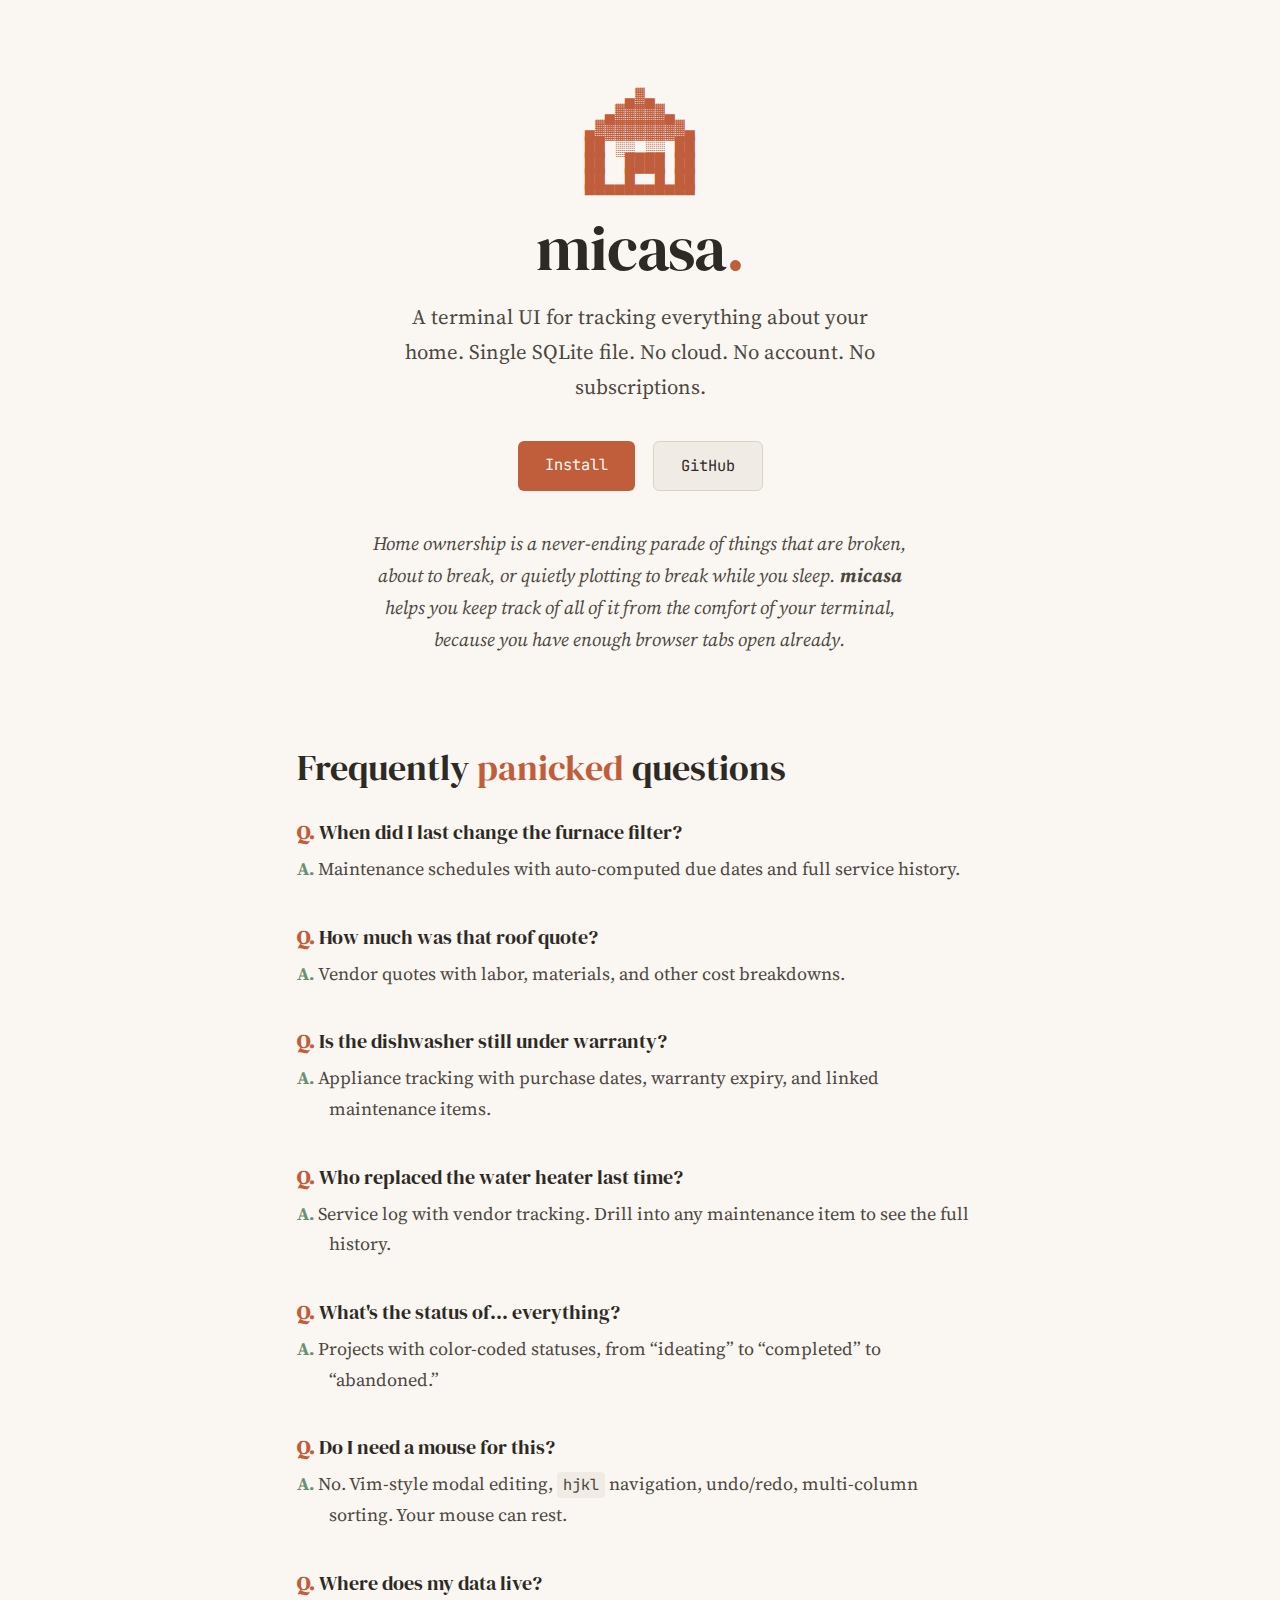
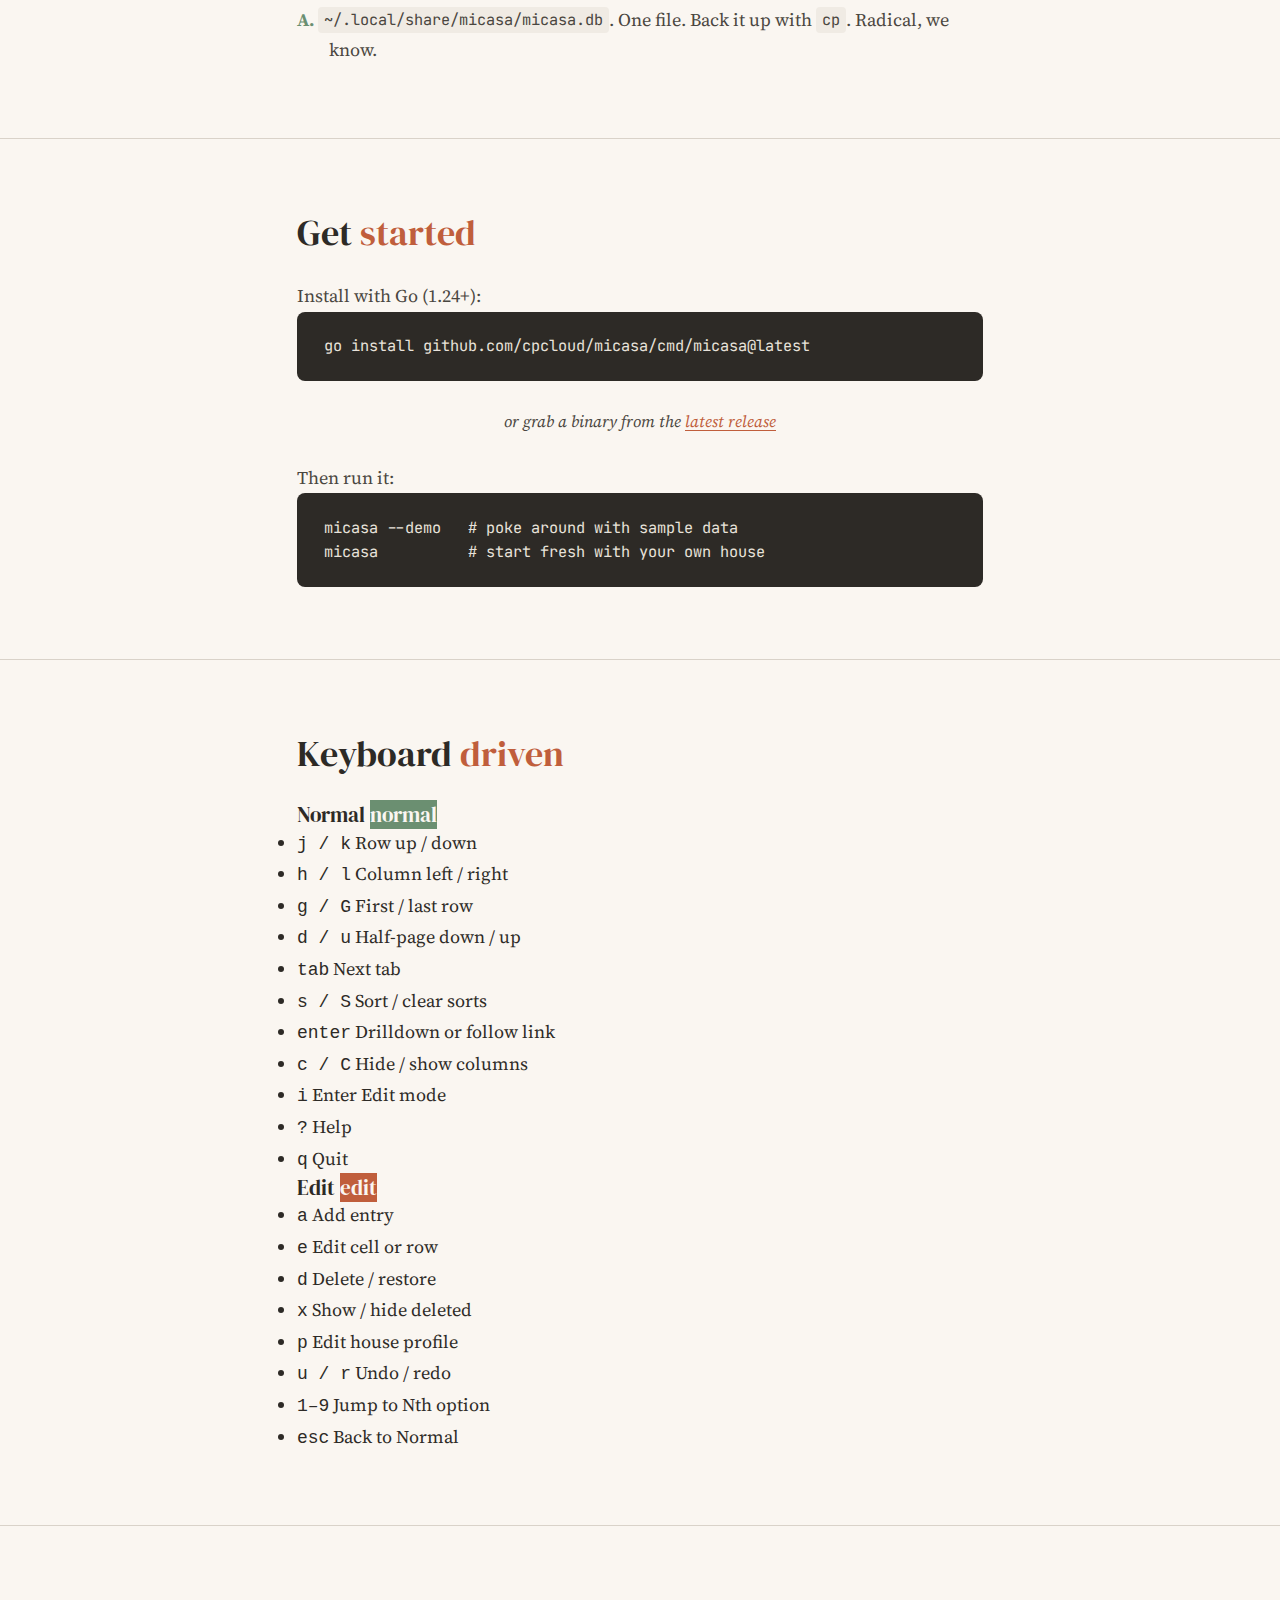
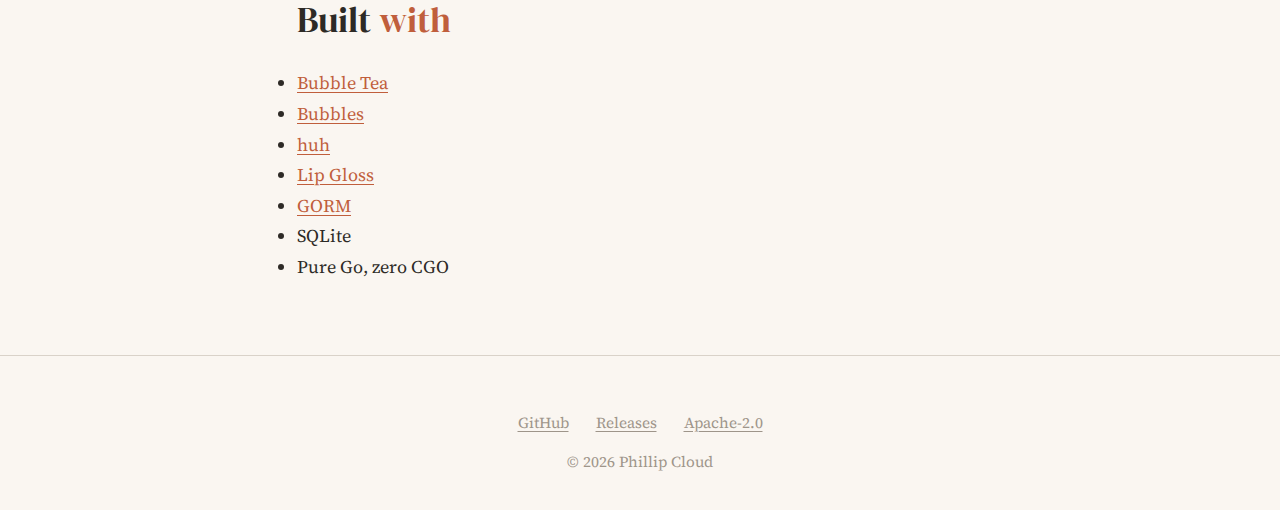
<file: website/index.html>
<!DOCTYPE html>
<!-- Copyright 2026 Phillip Cloud -->
<!-- Licensed under the Apache License, Version 2.0 -->
<html lang="en">
<head>
  <meta charset="utf-8">
  <meta name="viewport" content="width=device-width, initial-scale=1">
  <title>micasa &mdash; your house, in a terminal</title>
  <meta name="description" content="A terminal UI for tracking everything about your home. Single SQLite file. No cloud. No account. No subscriptions. Just your house.">
  <link rel="preconnect" href="https://fonts.googleapis.com">
  <link rel="preconnect" href="https://fonts.gstatic.com" crossorigin>
  <link href="https://fonts.googleapis.com/css2?family=DM+Serif+Display&family=JetBrains+Mono:wght@400;700&family=Source+Serif+4:ital,wght@0,400;0,600;1,400&display=swap" rel="stylesheet">
  <link rel="stylesheet" href="style.css">
</head>
<body>

<!-- ─── Hero ─── -->
<header class="hero">
  <div class="container">
    <div class="hero-house" aria-hidden="true">
      &#x2584;&#x2593;&#x2584;<br>
      &#x2584;&#x2593;&#x2593;&#x2593;&#x2593;&#x2593;&#x2584;<br>
      &#x2584;&#x2593;&#x2593;&#x2593;&#x2593;&#x2593;&#x2593;&#x2593;&#x2593;&#x2593;&#x2584;<br>
      &#x2588;&#x2588; &#x2591;&#x2591; &#x2591;&#x2591; &#x2588;&#x2588;<br>
      &#x2588;&#x2588; &nbsp;&#x2588;&#x2588;&#x2588;&#x2588; &#x2588;&#x2588;<br>
      &#x2588;&#x2588; &nbsp;&#x2588;&nbsp;&nbsp;&#x2588; &#x2588;&#x2588;<br>
      &#x2580;&#x2580;&#x2580;&#x2580;&#x2580;&#x2580;&#x2580;&#x2580;&#x2580;&#x2580;&#x2580;
    </div>
    <h1>micasa<span class="dot">.</span></h1>
    <p class="tagline">
      A terminal UI for tracking everything about your home.
      Single SQLite file. No cloud. No account. No subscriptions.
    </p>
    <div class="hero-cta">
      <a href="#install" class="btn-primary">Install</a>
      <a href="https://github.com/cpcloud/micasa" class="btn-secondary">GitHub</a>
    </div>
  </div>
</header>

<!-- ─── Pitch ─── -->
<div class="container">
  <p class="pitch">
    Home ownership is a never-ending parade of things that are broken, about to
    break, or quietly plotting to break while you sleep. <strong>micasa</strong>
    helps you keep track of all of it from the comfort of your terminal, because
    you have enough browser tabs open already.
  </p>
</div>

<!-- ─── Features ─── -->
<section id="features">
  <div class="container">
    <h2>Frequently <span class="accent">panicked</span> questions</h2>
    <div class="features-grid">

      <div class="feature">
        <p class="feature-q">When did I last change the furnace filter?</p>
        <p class="feature-a">Maintenance schedules with auto-computed due dates and full service history.</p>
      </div>

      <div class="feature">
        <p class="feature-q">How much was that roof quote?</p>
        <p class="feature-a">Vendor quotes with labor, materials, and other cost breakdowns.</p>
      </div>

      <div class="feature">
        <p class="feature-q">Is the dishwasher still under warranty?</p>
        <p class="feature-a">Appliance tracking with purchase dates, warranty expiry, and linked maintenance items.</p>
      </div>

      <div class="feature">
        <p class="feature-q">Who replaced the water heater last time?</p>
        <p class="feature-a">Service log with vendor tracking. Drill into any maintenance item to see the full history.</p>
      </div>

      <div class="feature">
        <p class="feature-q">What's the status of&hellip; everything?</p>
        <p class="feature-a">Projects with color-coded statuses, from &ldquo;ideating&rdquo; to &ldquo;completed&rdquo; to &ldquo;abandoned.&rdquo;</p>
      </div>

      <div class="feature">
        <p class="feature-q">Do I need a mouse for this?</p>
        <p class="feature-a">No. Vim-style modal editing, <code>hjkl</code> navigation, undo/redo, multi-column sorting. Your mouse can rest.</p>
      </div>

      <div class="feature">
        <p class="feature-q">Where does my data live?</p>
        <p class="feature-a"><code>~/.local/share/micasa/micasa.db</code>. One file. Back it up with <code>cp</code>. Radical, we know.</p>
      </div>

    </div>
  </div>
</section>

<!-- ─── Install ─── -->
<section id="install">
  <div class="container">
    <h2>Get <span class="accent">started</span></h2>
    <div class="install-steps">
      <div>
        <p>Install with Go (1.24+):</p>
        <pre><code>go install github.com/cpcloud/micasa/cmd/micasa@latest</code></pre>
      </div>
      <p class="install-or">or grab a binary from the <a href="https://github.com/cpcloud/micasa/releases/latest">latest release</a></p>
      <div>
        <p>Then run it:</p>
        <pre><code>micasa --demo   # poke around with sample data
micasa          # start fresh with your own house</code></pre>
      </div>
    </div>
  </div>
</section>

<!-- ─── Keybindings ─── -->
<section id="keys">
  <div class="container">
    <h2>Keyboard <span class="accent">driven</span></h2>
    <div class="keys-modes">

      <div>
        <h3>Normal <span class="mode-badge mode-normal">normal</span></h3>
        <ul class="key-list">
          <li><kbd>j / k</kbd> <span class="desc">Row up / down</span></li>
          <li><kbd>h / l</kbd> <span class="desc">Column left / right</span></li>
          <li><kbd>g / G</kbd> <span class="desc">First / last row</span></li>
          <li><kbd>d / u</kbd> <span class="desc">Half-page down / up</span></li>
          <li><kbd>tab</kbd> <span class="desc">Next tab</span></li>
          <li><kbd>s / S</kbd> <span class="desc">Sort / clear sorts</span></li>
          <li><kbd>enter</kbd> <span class="desc">Drilldown or follow link</span></li>
          <li><kbd>c / C</kbd> <span class="desc">Hide / show columns</span></li>
          <li><kbd>i</kbd> <span class="desc">Enter Edit mode</span></li>
          <li><kbd>?</kbd> <span class="desc">Help</span></li>
          <li><kbd>q</kbd> <span class="desc">Quit</span></li>
        </ul>
      </div>

      <div>
        <h3>Edit <span class="mode-badge mode-edit">edit</span></h3>
        <ul class="key-list">
          <li><kbd>a</kbd> <span class="desc">Add entry</span></li>
          <li><kbd>e</kbd> <span class="desc">Edit cell or row</span></li>
          <li><kbd>d</kbd> <span class="desc">Delete / restore</span></li>
          <li><kbd>x</kbd> <span class="desc">Show / hide deleted</span></li>
          <li><kbd>p</kbd> <span class="desc">Edit house profile</span></li>
          <li><kbd>u / r</kbd> <span class="desc">Undo / redo</span></li>
          <li><kbd>1&ndash;9</kbd> <span class="desc">Jump to Nth option</span></li>
          <li><kbd>esc</kbd> <span class="desc">Back to Normal</span></li>
        </ul>
      </div>

    </div>
  </div>
</section>

<!-- ─── Tech ─── -->
<section id="tech">
  <div class="container">
    <h2>Built <span class="accent">with</span></h2>
    <ul class="tech-list">
      <li><a href="https://github.com/charmbracelet/bubbletea">Bubble Tea</a></li>
      <li><a href="https://github.com/charmbracelet/bubbles">Bubbles</a></li>
      <li><a href="https://github.com/charmbracelet/huh">huh</a></li>
      <li><a href="https://github.com/charmbracelet/lipgloss">Lip Gloss</a></li>
      <li><a href="https://gorm.io">GORM</a></li>
      <li>SQLite</li>
      <li>Pure Go, zero CGO</li>
    </ul>
  </div>
</section>

<!-- ─── Footer ─── -->
<footer>
  <div class="container">
    <div class="footer-links">
      <a href="https://github.com/cpcloud/micasa">GitHub</a>
      <a href="https://github.com/cpcloud/micasa/releases/latest">Releases</a>
      <a href="https://github.com/cpcloud/micasa/blob/main/LICENSE">Apache-2.0</a>
    </div>
    <p>&copy; 2026 Phillip Cloud</p>
  </div>
</footer>

</body>
</html>
</file>
<file: website/style.css>
/* Copyright 2026 Phillip Cloud */
/* Licensed under the Apache License, Version 2.0 */

/* --- Reset & Base --- */
*,
*::before,
*::after {
  box-sizing: border-box;
  margin: 0;
  padding: 0;
}

:root {
  --cream: #faf6f1;
  --linen: #f0ebe4;
  --charcoal: #2d2a26;
  --charcoal-soft: #4a4640;
  --terracotta: #c05e3c;
  --terracotta-dark: #a04e30;
  --sage: #6b8f71;
  --sage-light: #8aab8f;
  --warm-gray: #9e958a;
  --rule: #d9d2c9;
}

html {
  font-size: 18px;
  scroll-behavior: smooth;
}

body {
  font-family: "Source Serif 4", "Georgia", "Times New Roman", serif;
  color: var(--charcoal);
  background: var(--cream);
  line-height: 1.7;
  -webkit-font-smoothing: antialiased;
}

/* --- Typography --- */
h1,
h2,
h3 {
  font-family: "DM Serif Display", "Georgia", serif;
  font-weight: 400;
  line-height: 1.2;
}

h2 {
  font-size: clamp(1.4rem, 5vw, 2rem);
  margin-bottom: 1.5rem;
  color: var(--charcoal);
}

h2 .accent {
  color: var(--terracotta);
}

h2 .accent-alt {
  color: var(--sage);
}

/* --- Typewriter --- */
.typewriter {
  white-space: nowrap;
  font-family: "JetBrains Mono", "Fira Code", "Consolas", monospace;
  font-size: 0.85em;
}

.typewriter::after {
  content: "\2588";
  margin-left: 1px;
  opacity: 0.3;
  animation: blink 1s step-end infinite;
}

@keyframes blink {
  50% { opacity: 0; }
}

@media (prefers-reduced-motion: reduce) {
  .typewriter::after {
    animation: none;
  }
}

a {
  color: var(--terracotta);
  text-decoration-thickness: 1px;
  text-underline-offset: 3px;
}

a:hover {
  color: var(--terracotta-dark);
}

code,
pre {
  font-family: "JetBrains Mono", "Fira Code", "Consolas", monospace;
}

code {
  font-size: 0.85em;
  background: var(--linen);
  padding: 0.15em 0.4em;
  border-radius: 4px;
}

pre {
  background: var(--charcoal);
  color: #e8e2da;
  padding: 1.25rem 1.5rem;
  border-radius: 8px;
  overflow-x: auto;
  font-size: 0.85rem;
  line-height: 1.6;
}

pre code {
  background: none;
  padding: 0;
  font-size: inherit;
  color: inherit;
}

/* --- Layout --- */
.container {
  max-width: 740px;
  margin: 0 auto;
  padding: 0 1.5rem;
}

section {
  padding: 4rem 0;
}

section + section {
  border-top: 1px solid var(--rule);
}

/* --- Hero --- */
.hero {
  padding: 5rem 0 2rem;
  text-align: center;
}

.hero-house-scene {
  position: relative;
  display: inline-block;
  margin-bottom: 1.5rem;
  cursor: pointer;
}

.hero-house {
  position: relative;
  display: inline-block;
  font-family: "JetBrains Mono", monospace;
  font-size: 0.9rem;
  line-height: 1;
  color: var(--terracotta);
  user-select: none;
  transition: filter 0.3s;
}

/* Crumbling blocks */
.crumble-block {
  position: absolute;
  font-family: "JetBrains Mono", monospace;
  font-size: 0.9rem;
  line-height: 1;
  color: var(--terracotta);
  cursor: pointer;
  z-index: 10;
  will-change: transform, opacity;
}

/* Caption after crumble */
.crumble-caption {
  position: absolute;
  top: 50%;
  left: 50%;
  transform: translate(-50%, -50%);
  font-family: "JetBrains Mono", monospace;
  font-size: 0.7rem;
  color: var(--warm-gray);
  white-space: nowrap;
  opacity: 0;
  transition: opacity 0.8s ease;
  pointer-events: none;
}

.crumble-caption.visible {
  opacity: 1;
}

/* --- Chimney smoke --- */
.chimney {
  color: var(--terracotta-dark);
}

.chimney-anchor {
  position: relative;
}

.smoke-bed {
  position: absolute;
  bottom: 100%;
  left: 50%;
  transform: translateX(-50%);
  width: 2.5em;
  height: 5em;
  pointer-events: none;
  overflow: visible;
}

.smoke-particle {
  position: absolute;
  bottom: 0;
  left: 50%;
  color: var(--warm-gray);
  font-family: "JetBrains Mono", monospace;
  font-size: 0.75em;
  line-height: 1;
  opacity: 0;
  pointer-events: none;
  will-change: transform, opacity;
}

.hero h1 {
  font-size: 3.5rem;
  letter-spacing: -0.02em;
  margin-bottom: 0.75rem;
}

.hero h1 .dot {
  color: var(--terracotta);
}

.tagline {
  font-size: 1.15rem;
  color: var(--charcoal-soft);
  max-width: 480px;
  margin: 0 auto 2rem;
}

.hero-cta {
  display: inline-flex;
  gap: 1rem;
  flex-wrap: wrap;
  justify-content: center;
}

.hero-cta a {
  display: inline-block;
  padding: 0.6rem 1.5rem;
  border-radius: 6px;
  font-family: "JetBrains Mono", monospace;
  font-size: 0.85rem;
  text-decoration: none;
  transition: background 0.15s, color 0.15s;
}

.btn-primary {
  background: var(--terracotta);
  color: var(--cream) !important;
}

.btn-primary:hover {
  background: var(--terracotta-dark);
  color: var(--cream) !important;
}

.btn-secondary {
  background: var(--linen);
  color: var(--charcoal) !important;
  border: 1px solid var(--rule);
}

.btn-secondary:hover {
  background: var(--rule);
  color: var(--charcoal) !important;
}

/* --- Demo GIF --- */
.demo-container {
  text-align: center;
  max-width: 1100px;
  padding: 2rem 1.5rem 3rem;
}

.demo-gif {
  max-width: 100%;
  width: 100%;
  border-radius: 8px;
  box-shadow: 0 4px 24px rgba(45, 42, 38, 0.12);
}

/* --- Pitch --- */
.brand {
  font-family: "JetBrains Mono", "Fira Code", "Consolas", monospace;
  font-size: 0.85em;
  font-style: normal;
  background: var(--linen);
  padding: 0.15em 0.4em;
  border-radius: 4px;
}

.pitch {
  font-size: 1.05rem;
  color: var(--charcoal-soft);
  text-align: center;
  max-width: 560px;
  margin: 0 auto;
  padding: 0 0 1rem;
  font-style: italic;
}

.pitch-follow {
  padding: 0;
  font-style: normal;
}

/* --- Features --- */
.features-grid {
  display: grid;
  gap: 2rem;
}

.feature-q {
  font-family: "DM Serif Display", "Georgia", serif;
  font-size: 1.1rem;
  color: var(--charcoal);
  margin-bottom: 0.25rem;
}

.feature-q::before {
  content: "Q. ";
  color: var(--terracotta);
  font-weight: 700;
}

.feature-a {
  color: var(--charcoal-soft);
  padding-left: 1.75rem;
}

.feature-a::before {
  content: "A. ";
  color: var(--sage);
  font-weight: 700;
  margin-left: -1.75rem;
}

.keys-pitch {
  color: var(--charcoal-soft);
  font-size: 1rem;
  line-height: 1.7;
  max-width: 560px;
  margin: 0 auto;
  text-align: center;
}

.keys-pitch .mode-badge {
  display: inline-block;
  vertical-align: baseline;
  font-size: 0.7rem;
  padding: 0.15em 0.4em;
}

/* --- Install --- */
.install-steps {
  display: flex;
  flex-direction: column;
  gap: 1.5rem;
}

.install-steps p {
  color: var(--charcoal-soft);
}

.install-or {
  text-align: center;
  color: var(--warm-gray);
  font-style: italic;
  font-size: 0.9rem;
}

.install-data {
  text-align: center;
  color: var(--warm-gray);
  font-size: 0.85rem;
  margin-top: 2rem;
  padding-top: 1.5rem;
  border-top: 1px solid var(--rule);
}

/* --- Keybindings --- */
.mode-normal {
  background: var(--sage);
  color: var(--cream);
}

.mode-edit {
  background: var(--terracotta);
  color: var(--cream);
}

/* --- Origin --- */
.origin-quote {
  font-family: "DM Serif Display", "Georgia", serif;
  font-size: 1.15rem;
  color: var(--terracotta);
  text-align: center;
  margin-bottom: 1rem;
}

.origin-body {
  color: var(--charcoal-soft);
  text-align: center;
  max-width: 520px;
  margin: 0 auto;
}

/* --- Tech --- */
.tech-note {
  text-align: center;
  color: var(--warm-gray);
  font-size: 0.9rem;
}

/* --- Footer --- */
footer {
  padding: 3rem 0;
  border-top: 1px solid var(--rule);
  text-align: center;
  color: var(--warm-gray);
  font-size: 0.85rem;
}

footer a {
  color: var(--warm-gray);
}

footer a:hover {
  color: var(--terracotta);
}

.footer-links {
  display: flex;
  gap: 1.5rem;
  justify-content: center;
  margin-bottom: 0.75rem;
}

/* --- Responsive --- */
@media (max-width: 600px) {
  html {
    font-size: 16px;
  }

  .hero h1 {
    font-size: 2.5rem;
  }

  section {
    padding: 3rem 0;
  }

  .hero {
    padding: 3rem 0 2.5rem;
  }
}
</file>
